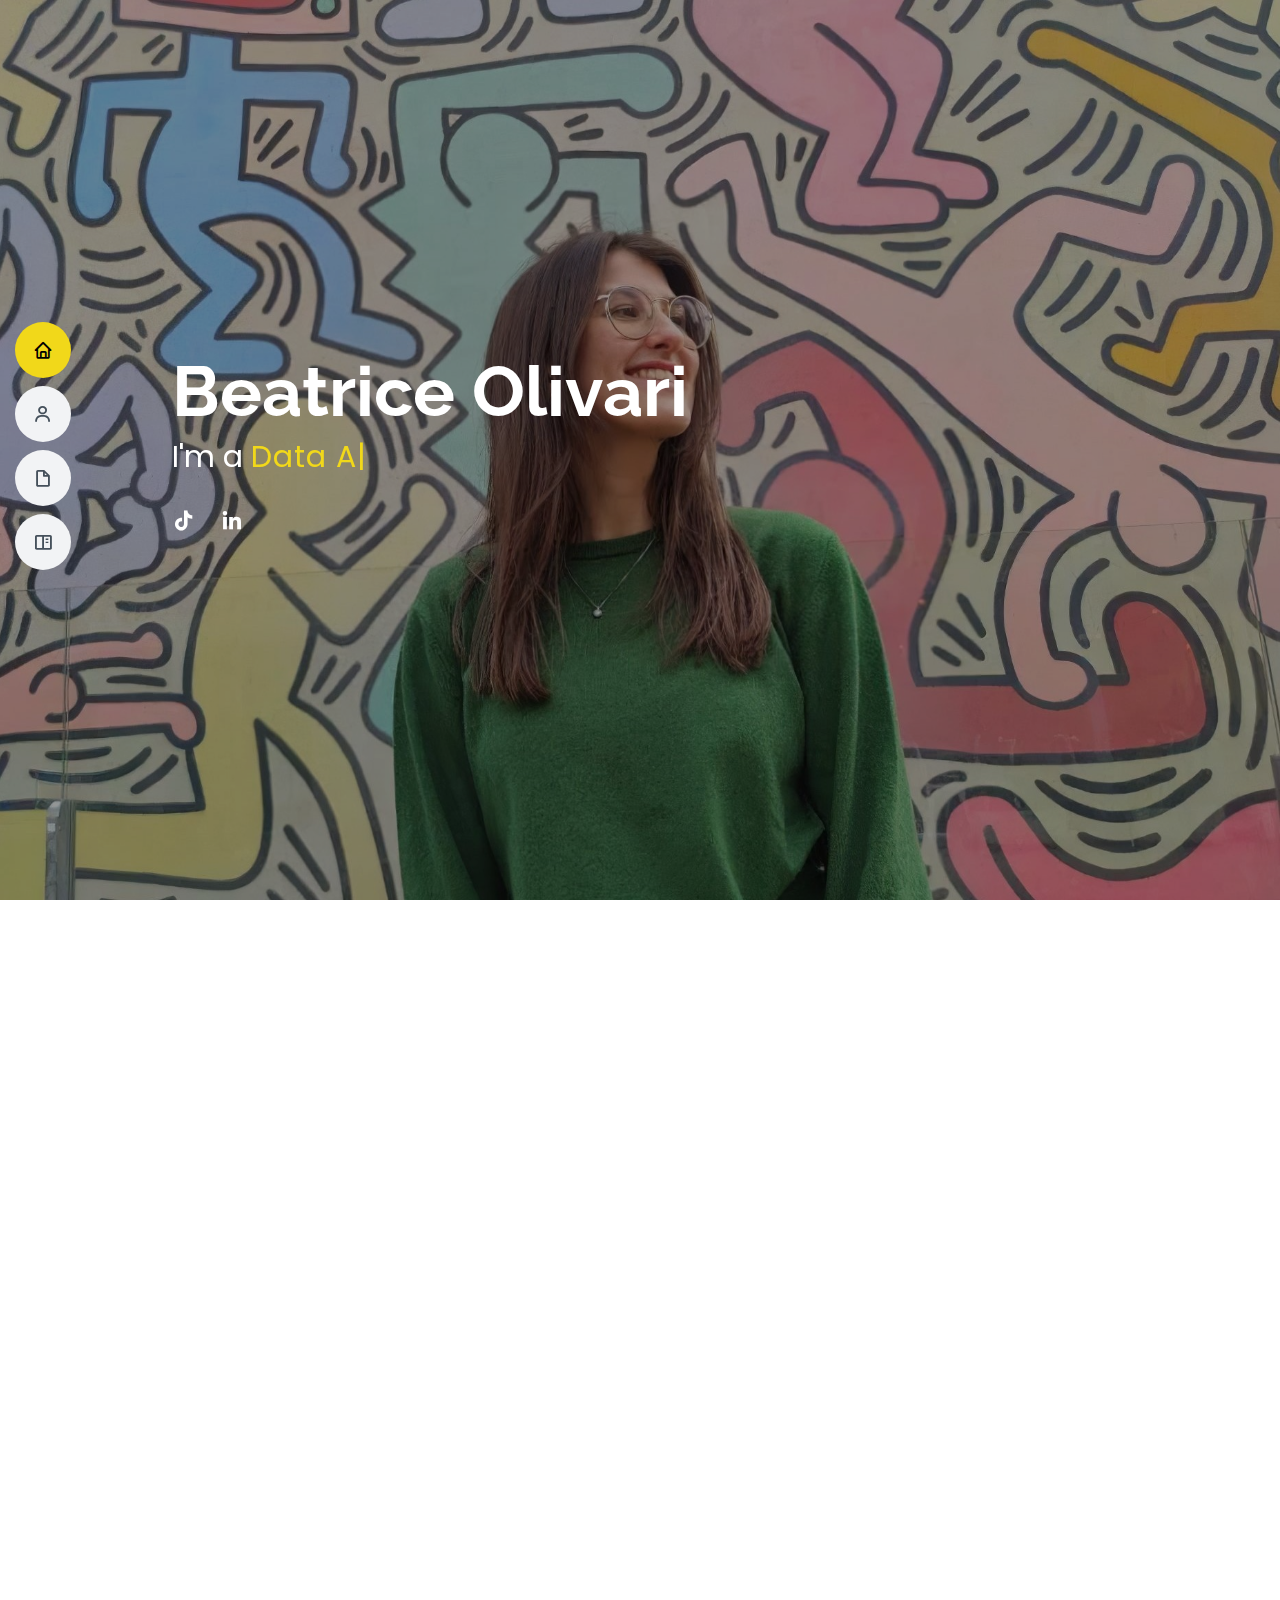
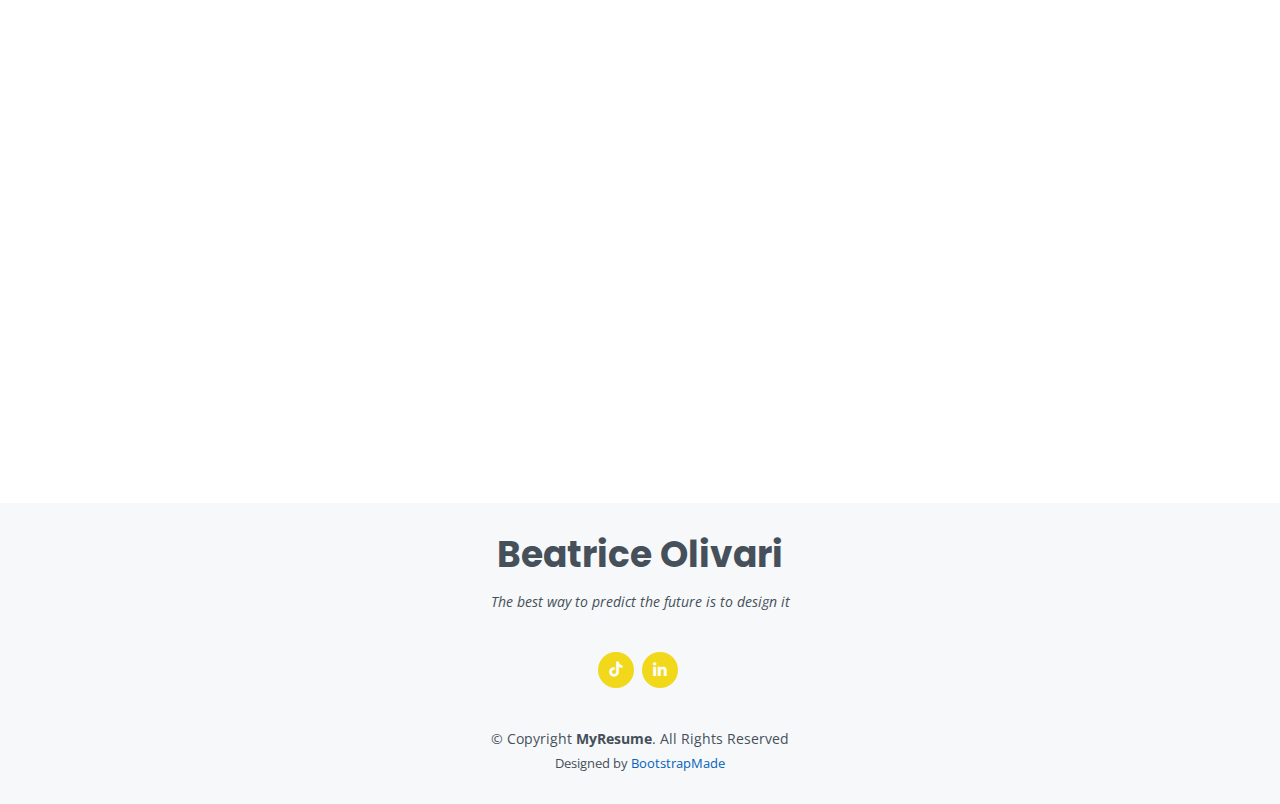
<file: index.html>
<!DOCTYPE html>
<html lang="en">

<head>
  <meta charset="utf-8">
  <meta content="width=device-width, initial-scale=1.0" name="viewport">

  <title>beatriceolivari</title>
  <meta content="" name="description">
  <meta content="" name="keywords">

  <!-- Favicons -->
  <link href="assets/img/favicon.png" rel="icon">
  <link href="assets/img/apple-touch-icon.png" rel="apple-touch-icon">

  <!-- Google Fonts -->
  <link href="https://fonts.googleapis.com/css?family=Open+Sans:300,300i,400,400i,600,600i,700,700i|Raleway:300,300i,400,400i,500,500i,600,600i,700,700i|Poppins:300,300i,400,400i,500,500i,600,600i,700,700i" rel="stylesheet">

  <!-- Vendor CSS Files -->
  <link href="assets/vendor/aos/aos.css" rel="stylesheet">
  <link href="assets/vendor/bootstrap/css/bootstrap.min.css" rel="stylesheet">
  <link href="assets/vendor/bootstrap-icons/bootstrap-icons.css" rel="stylesheet">
  <link href="assets/vendor/boxicons/css/boxicons.min.css" rel="stylesheet">
  <link href="assets/vendor/glightbox/css/glightbox.min.css" rel="stylesheet">
  <link href="assets/vendor/swiper/swiper-bundle.min.css" rel="stylesheet">

  <!-- Template Main CSS File -->
  <link href="assets/css/style.css" rel="stylesheet">

  <!-- =======================================================
  * Template Name: MyResume
  * Updated: Mar 10 2023 with Bootstrap v5.2.3
  * Template URL: https://bootstrapmade.com/free-html-bootstrap-template-my-resume/
  * Author: BootstrapMade.com
  * License: https://bootstrapmade.com/license/
  ======================================================== -->
</head>

<body>

  <!-- ======= Mobile nav toggle button ======= -->
  <!-- <button type="button" class="mobile-nav-toggle d-xl-none"><i class="bi bi-list mobile-nav-toggle"></i></button> -->
  <i class="bi bi-list mobile-nav-toggle d-lg-none"></i>
  <!-- ======= Header ======= -->
  <header id="header" class="d-flex flex-column justify-content-center">

    <nav id="navbar" class="navbar nav-menu">
      <ul>
        <li><a href="#hero" class="nav-link scrollto active"><i class="bx bx-home"></i> <span>Home</span></a></li>
        <li><a href="#about" class="nav-link scrollto"><i class="bx bx-user"></i> <span>In a nuthsell</span></a></li>
        <li><a href="#resume" class="nav-link scrollto"><i class="bx bx-file-blank"></i> <span>Resume</span></a></li>
        <li><a href="#portfolio" class="nav-link scrollto"><i class="bx bx-book-content"></i> <span>Portfolio</span></a></li>
      </ul>
    </nav><!-- .nav-menu -->

  </header><!-- End Header -->

  <!-- ======= Hero Section ======= -->
  <section id="hero" class="d-flex flex-column justify-content-center">
    <div class="container" data-aos="zoom-in" data-aos-delay="100">
      <h1>Beatrice Olivari</h1>
      <p>I'm a <span class="typed" data-typed-items="Data Analyst, Mathematician, Content Creator"></span></p>
      <div class="social-links">
        <a href="https://www.tiktok.com/@data.bea?_t=8c7zioJSSPD&_r=1" class="tiktok"><i class="bx bxl-tiktok"></i></a>
        <a href="https://www.linkedin.com/in/beatrice-olivari/" class="linkedin"><i class="bx bxl-linkedin"></i></a>
      </div>
    </div>
  </section><!-- End Hero -->

  <main id="main">

    <!-- ======= About Section ======= -->
    <section id="about" class="about">
      <div class="container" data-aos="fade-up">

        <div class="section-title">
          <h2>In a nutshell</h2>
          <p>
            My mindset is a <strong>combination of analytical thinking and creativity</strong>:
            my mathematical side is constantly seeking to <strong>identify the most logical path </strong>
            while my creativity allows me to approach challenges from multiple perspectives and <strong>find innovative solutions</strong>.
            I was very lucky to join international experiences that led me to improve my <strong>communication skills</strong>
            and I thrive in collaborative settings that require <strong>adaptability and a willingness to learn.</strong>
          </p>
        </div>

        <div class="row">
          <div class="col-lg-4">
            <img src="assets/img/profile-img.jpg" class="img-fluid" alt="">
          </div>
          <div class="col-lg-8 pt-4 pt-lg-0 content">
            <h3>About me</h3>
            <div class="row">
              <div class="col-lg-6">
                <ul>
                  <li><i class="bi bi-chevron-right"></i> <strong>City:</strong> <span>Brescia, Italy</span></li>
                  <li><i class="bi bi-chevron-right"></i> <strong>Age:</strong> <span>27</span></li>
                  <li><i class="bi bi-chevron-right"></i> <strong>Bachelor's Degree:</strong> <span>Mathematics</span></li>
                  <li><i class="bi bi-chevron-right"></i> <strong>Master's Degree:</strong> <span>Data Science</span></li>
                  <li><i class="bi bi-chevron-right"></i> <strong>Email Address:</strong> <span>olivari.beatrice6@gmail.com</span></li>
                </ul>
              </div>
            </div>
            <h3>Technologies</h3>
            <p>
              <strong>PROGRAMMING:</strong> Python | R | JavaScript | HTML | CSS
            </p>
            <p>
              <strong>DATA ANALYSIS:</strong> PostgreSQL | PowerBI | Nifi |  QGis | (Geo)Pandas | Tableau | Scikit-learn |  Excel
            </p>
            <p>
              <strong>OTHER TOOLS:</strong> Data Catalog | GeoServer 
            </p>
          </div>
        </div>

      </div>
    </section><!-- End About Section -->

    <!-- ======= Skills Section 
    <section id="skills" class="skills section-bg">
      <div class="container" data-aos="fade-up">

        <div class="section-title">
          <h2>Skills</h2>
          <p>Magnam dolores commodi suscipit. Necessitatibus eius consequatur ex aliquid fuga eum quidem. Sit sint consectetur velit. Quisquam quos quisquam cupiditate. Et nemo qui impedit suscipit alias ea. Quia fugiat sit in iste officiis commodi quidem hic quas.</p>
        </div>

        <div class="row skills-content">

          <div class="col-lg-6">

            <div class="progress">
              <span class="skill">Python <i class="val">100%</i></span>
              <div class="progress-bar-wrap">
                <div class="progress-bar" role="progressbar" aria-valuenow="100" aria-valuemin="0" aria-valuemax="100"></div>
              </div>
            </div>

            <div class="progress">
              <span class="skill">PowerBI <i class="val">90%</i></span>
              <div class="progress-bar-wrap">
                <div class="progress-bar" role="progressbar" aria-valuenow="90" aria-valuemin="0" aria-valuemax="100"></div>
              </div>
            </div>

            <div class="progress">
              <span class="skill">HTML, JavaScript, CSS <i class="val">75%</i></span>
              <div class="progress-bar-wrap">
                <div class="progress-bar" role="progressbar" aria-valuenow="75" aria-valuemin="0" aria-valuemax="100"></div>
              </div>
            </div>

          </div>

          <div class="col-lg-6">

            <div class="progress">
              <span class="skill">PostgreSQL <i class="val">80%</i></span>
              <div class="progress-bar-wrap">
                <div class="progress-bar" role="progressbar" aria-valuenow="80" aria-valuemin="0" aria-valuemax="100"></div>
              </div>
            </div>

            <div class="progress">
              <span class="skill">Nifi <i class="val">90%</i></span>
              <div class="progress-bar-wrap">
                <div class="progress-bar" role="progressbar" aria-valuenow="90" aria-valuemin="0" aria-valuemax="100"></div>
              </div>
            </div>

            <div class="progress">
              <span class="skill">R <i class="val">55%</i></span>
              <div class="progress-bar-wrap">
                <div class="progress-bar" role="progressbar" aria-valuenow="55" aria-valuemin="0" aria-valuemax="100"></div>
              </div>
            </div>

          </div>

        </div>

      </div>
    </section> ======= -->
    <!-- End Skills Section -->


    <!-- ======= Resume Section ======= -->
    <section id="resume" class="resume">
      <div class="container" data-aos="fade-up">

        <div class="section-title">
          <h2>Resume</h2>
        </div>

        <div class="row">
          <div class="col-lg-6">
            <!--<h3 class="resume-title">Summary</h3>
            <div class="resume-item pb-0">
              <h4>Beatrice Olivari</h4>
              <p><em>Innovative and deadline-driven Graphic Designer with 3+ years of experience designing and developing user-centered digital/print marketing material from initial concept to final, polished deliverable.</em></p>
              <ul>
                <li>Portland par 127,Orlando, FL</li>
                <li>(123) 456-7891</li>
                <li>alice.barkley@example.com</li>
              </ul>
            </div>-->

            <h3 class="resume-title">Education</h3>
            <div class="resume-item">
              <h4>Master's Double Degree in Data Science</h4>
              <h5>2019 - 2021</h5>
              <p><em>Universidad Politecnica de Madrid, Spain &amp; Università di Trento, Italy </em></p>
              <p>
                <ul>
                  <li>Main subjects: Statistics, Data Viz, Machine Learning, Deep Learning, Big Data</li>
                  <li>Main coding languages: R, Python</li>
                </ul>
              </p>
              </p>
            </div>
            <div class="resume-item">
              <h4>Bachelor of Science in Mathematics</h4>
              <h5>2016 - 2019</h5>
              <p><em>Università Cattolica del Sacro Cuore, Italy</em></p>
              <p>
                <ul>
                  <li>Main subjects: Algebra, Geometry, Numerical analysis, Physics, IT.</li>
                  <li>Main coding languages: R, Python, Java, C</li>
                </ul>
              </p>
            </div>
            <div class="resume-item">
              <h4>Minor in Innvoation &amp; Enterpreneurship</h4>
              <h5>2019 - 2021</h5>
              <p><em>EIT Digital </em></p>
              <p>
                <ul>
                  <li>Topics: technology-based entrepreneurship, marketing and markets, project management, products and process development and human resource development</li>
                  <li>4 month supervised business analysis for the start-up EZY-CRD-GO</li>
                </ul>
              </p>
            </div>
          </div>
          <div class="col-lg-6">
            <h3 class="resume-title">Professional Experience</h3>
            <div class="resume-item">
              <h4>Data Analyst and Data Engineer</h4>
              <h5>September 2021 - Present</h5>
              <p><em>DedaNext</em></p>
              <ul>
                <li><strong>Data analysis</strong>: 
                  <ul>
                    <li>Creating dashboard and interactive maps with HTML and JavaScript</li>
                    <li>Performing BI analysis for my team using PowerBI.</li>
                  </ul>
                </li>
                <li><strong>Data Engineer</strong>: 
                  <ul>
                    <li>Building of ETL processes with Apache Nifi</li>
                    <li>Integrating data into databases with PostgreSQL</li>
                  </ul>
                  <li><strong>Soft skills</strong>: 
                    <ul>
                      <li>Presenting demos of the projects to clients, partners and conferences</li>
                      <li>Writing EU calls for projects</li>
                    </ul>
              </ul>
            </div>
            <div class="resume-item">
              <h4>Internship on Data Analysis for Urban Mobility </h4>
              <h5>Spring 2021</h5>
              <p><em>DedaNext</em></p>
              <p>During my internship I developed two solutions for the city of Ferrara (Italy):</p>
              <ul>
                <li><strong>Prediction of the number of buses passengers</strong>: I developed an algorithm based on statistical and machine learning methods that exploits buses historical data to estimate the number of passangers on a specific time and bus line</li>
                <li><strong>15-min City Proximity Index</strong>: I developed an algorithm to measure the proximity of services in different areas of a territory. The interactive map is available
                  <a href="https://www.dedanext.it/topic-citta-15-minuti/">here</a>
                </li>
              </ul>
            </div>
          </div>
        </div>

      </div>
    </section><!-- End Resume Section -->

    <!-- ======= Portfolio Section ======= -->
    <section id="portfolio" class="portfolio section-bg">
      <div class="container" data-aos="fade-up">

        <div class="section-title">
          <h2>Portfolio</h2>
        </div>

        <div class="row">
          <div class="col-lg-12 d-flex justify-content-center" data-aos="fade-up" data-aos-delay="100">
            <ul id="portfolio-flters">
              <li data-filter="*" class="filter-active">All</li>
              <li data-filter=".filter-data">Data Analysis</li>
              <li data-filter=".filter-contents">Content Creation</li>
            </ul>
          </div>
        </div>

        <div class="row portfolio-container" data-aos="fade-up" data-aos-delay="200">

          <div class="col-lg-4 col-md-6 portfolio-item filter-data">
            <div class="portfolio-wrap">
              <img src="assets/img/portfolio/maps.avif" class="img-fluid" alt="">
              <div class="portfolio-info">
                <h4>Measuring the proximity of services in Italy</h4>
                <p>Data Analysis</p>
                <div class="portfolio-links">
                  <!--<a href="assets/img/portfolio/portfolio-1.jpg" data-gallery="portfolioGallery" class="portfolio-lightbox" title="Proximity Index"><i class="bx bx-plus"></i></a>-->
                  <a href="details-city15.html" class="portfolio-details-lightbox" data-glightbox="type: external" title="Portfolio Details"><i class="bx bx-plus"></i></a>
                </div>
              </div>
            </div>
          </div>

          <div class="col-lg-4 col-md-6 portfolio-item filter-data">
            <div class="portfolio-wrap">
              <img src="assets/img/portfolio/graph.avif" class="img-fluid" alt="">
              <div class="portfolio-info">
                <h4>Tableau dashboard: Airbnb in Madrid</h4>
                <p>Data Analysis</p>
                <div class="portfolio-links">
                  <!--<a href="assets/img/portfolio/portfolio-1.jpg" data-gallery="portfolioGallery" class="portfolio-lightbox" title="Proximity Index"><i class="bx bx-plus"></i></a>-->
                  <a href="details-tableau.html" class="portfolio-details-lightbox" data-glightbox="type: external" title="Portfolio Details"><i class="bx bx-plus"></i></a>
                </div>
              </div>
            </div>
          </div>

          <div class="col-lg-4 col-md-6 portfolio-item filter-contents">
            <div class="portfolio-wrap">
              <img src="assets/img/portfolio/tiktok.avif" class="img-fluid" alt="">
              <div class="portfolio-info">
                <h4>DataBea: my tiktok page</h4>
                <p>Content Creation</p>
                <div class="portfolio-links">
                  <!--<a href="assets/img/portfolio/portfolio-2.jpg" data-gallery="portfolioGallery" class="portfolio-lightbox" title="DataPizza"><i class="bx bx-plus"></i></a>-->
                  <a href="details-tiktok.html" class="portfolio-details-lightbox" data-glightbox="type: external" title="Portfolio Details"><i class="bx bx-plus"></i></a>
                </div>
              </div>
            </div>
          </div>

          <div class="col-lg-4 col-md-6 portfolio-item filter-contents">
            <div class="portfolio-wrap">
              <img src="assets/img/portfolio/insta.avif" class="img-fluid" alt="">
              <div class="portfolio-info">
                <h4>Datapizza: instagram reels about AI</h4>
                <p>Content Creation</p>
                <div class="portfolio-links">
                  <!--<a href="assets/img/portfolio/portfolio-2.jpg" data-gallery="portfolioGallery" class="portfolio-lightbox" title="DataPizza"><i class="bx bx-plus"></i></a>-->
                  <a href="details-insta.html" class="portfolio-details-lightbox" data-glightbox="type: external" title="Portfolio Details"><i class="bx bx-plus"></i></a>
                </div>
              </div>
            </div>
          </div>
        </div>

      </div>
    </section><!-- End Portfolio Section -->


    <!-- ======= Contact Section ======= -->
    <!--<section id="contact" class="contact">
    <section id="contact" class="contact">
      <div class="container" data-aos="fade-up">

        <div class="section-title">
          <h2>Contact</h2>
        </div>

        <div class="row mt-1">

          <div class="col-lg-4">
            <div class="info">
              <div class="address">
                <i class="bi bi-geo-alt"></i>
                <h4>Location:</h4>
                <p>Brescia, Italy</p>
              </div>

              <div class="email">
                <i class="bi bi-envelope"></i>
                <h4>Email:</h4>
                <p>olivari.beatrice6@gmail.com</p>
              </div>

              <div class="phone">
                <i class="bi bi-phone"></i>
                <h4>Call:</h4>
                <p>+1 5589 55488 55s</p>
              </div> 

            </div>

          </div>

          <div class="col-lg-8 mt-5 mt-lg-0">

            <form action="forms/contact.php" method="post" role="form" class="php-email-form">
              <div class="row">
                <div class="col-md-6 form-group">
                  <input type="text" name="name" class="form-control" id="name" placeholder="Your Name" required>
                </div>
                <div class="col-md-6 form-group mt-3 mt-md-0">
                  <input type="email" class="form-control" name="email" id="email" placeholder="Your Email" required>
                </div>
              </div>
              <div class="form-group mt-3">
                <input type="text" class="form-control" name="subject" id="subject" placeholder="Subject" required>
              </div>
              <div class="form-group mt-3">
                <textarea class="form-control" name="message" rows="5" placeholder="Message" required></textarea>
              </div>
              <div class="my-3">
                <div class="loading">Loading</div>
                <div class="error-message"></div>
                <div class="sent-message">Your message has been sent. Thank you!</div>
              </div>
              <div class="text-center"><button type="submit">Send Message</button></div>
            </form>

          </div>

        </div>

      </div>
    </section> --> <!-- End Contact Section -->

  </main><!-- End #main -->

  <!-- ======= Footer ======= -->
  <footer id="footer">
    <div class="container">
      <h3>Beatrice Olivari</h3>
        <p>The best way to predict the future is to design it</p>
      <div class="social-links">
        <a href="https://www.tiktok.com/@data.bea?_t=8c7zioJSSPD&_r=1" class="tiktok"><i class="bx bxl-tiktok"></i></a>
        <a href="https://www.linkedin.com/in/beatrice-olivari/" class="linkedin"><i class="bx bxl-linkedin"></i></a>
      </div>
      <div class="copyright">
        &copy; Copyright <strong><span>MyResume</span></strong>. All Rights Reserved
      </div>
      <div class="credits">
        <!-- All the links in the footer should remain intact. -->
        <!-- You can delete the links only if you purchased the pro version. -->
        <!-- Licensing information: [license-url] -->
        <!-- Purchase the pro version with working PHP/AJAX contact form: https://bootstrapmade.com/free-html-bootstrap-template-my-resume/ -->
        Designed by <a href="https://bootstrapmade.com/">BootstrapMade</a>
      </div>
    </div>
  </footer><!-- End Footer -->

  <div id="preloader"></div>
  <a href="#" class="back-to-top d-flex align-items-center justify-content-center"><i class="bi bi-arrow-up-short"></i></a>

  <!-- Vendor JS Files -->
  <script src="assets/vendor/purecounter/purecounter_vanilla.js"></script>
  <script src="assets/vendor/aos/aos.js"></script>
  <script src="assets/vendor/bootstrap/js/bootstrap.bundle.min.js"></script>
  <script src="assets/vendor/glightbox/js/glightbox.min.js"></script>
  <script src="assets/vendor/isotope-layout/isotope.pkgd.min.js"></script>
  <script src="assets/vendor/swiper/swiper-bundle.min.js"></script>
  <script src="assets/vendor/typed.js/typed.min.js"></script>
  <script src="assets/vendor/waypoints/noframework.waypoints.js"></script>
  <script src="assets/vendor/php-email-form/validate.js"></script>

  <!-- Template Main JS File -->
  <script src="assets/js/main.js"></script>

</body>

</html>
</file>
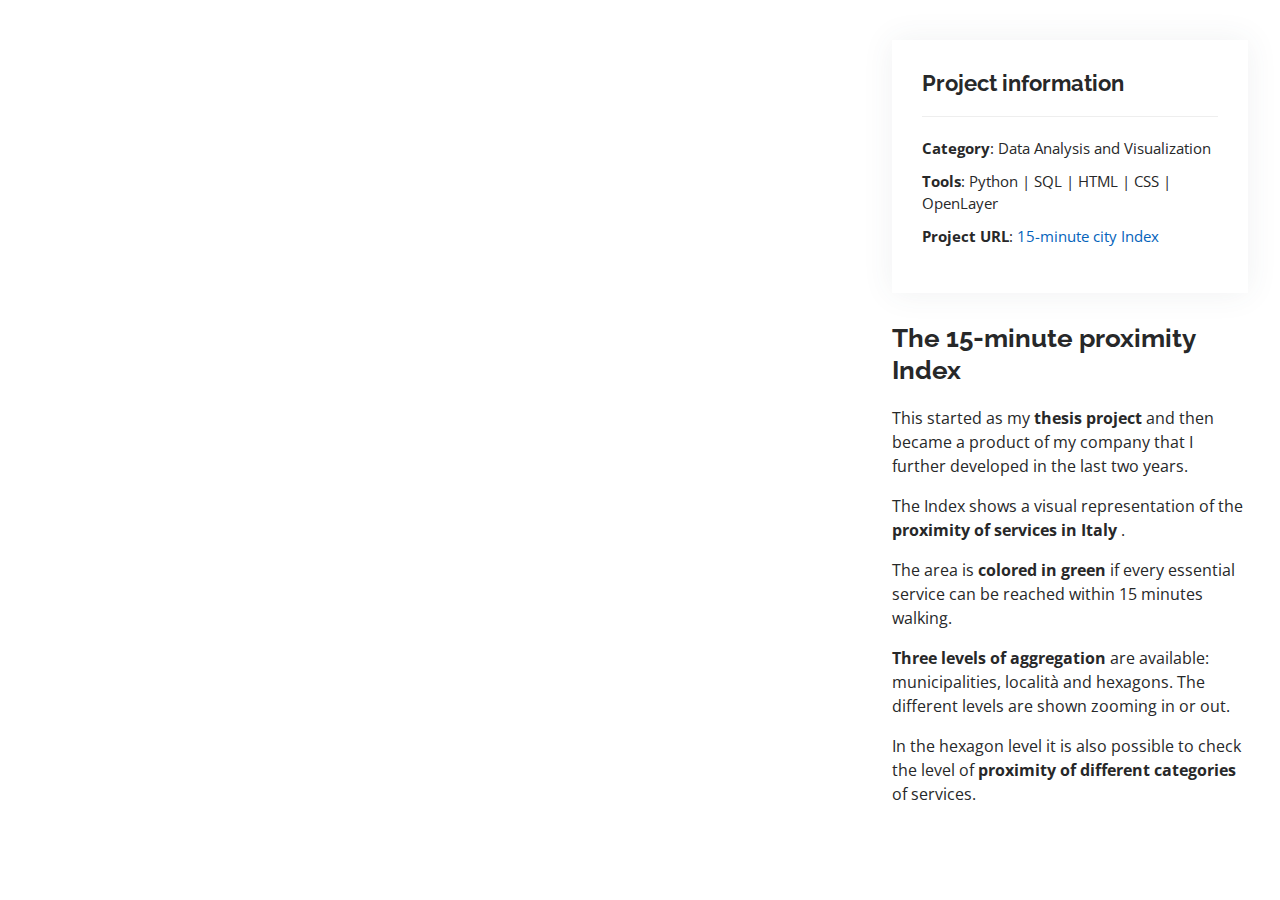
<file: details-city15.html>
<!DOCTYPE html>
<html lang="en">

<head>
  <meta charset="utf-8">
  <meta content="width=device-width, initial-scale=1.0" name="viewport">

  <title>Portfolio Details - Personal Bootstrap Template</title>
  <meta content="" name="description">
  <meta content="" name="keywords">

  <!-- Favicons -->
  <link href="assets/img/favicon.png" rel="icon">
  <link href="assets/img/apple-touch-icon.png" rel="apple-touch-icon">

  <!-- Google Fonts -->
  <link href="https://fonts.googleapis.com/css?family=Open+Sans:300,300i,400,400i,600,600i,700,700i|Raleway:300,300i,400,400i,500,500i,600,600i,700,700i|Poppins:300,300i,400,400i,500,500i,600,600i,700,700i" rel="stylesheet">

  <!-- Vendor CSS Files -->
  <link href="assets/vendor/aos/aos.css" rel="stylesheet">
  <link href="assets/vendor/bootstrap/css/bootstrap.min.css" rel="stylesheet">
  <link href="assets/vendor/bootstrap-icons/bootstrap-icons.css" rel="stylesheet">
  <link href="assets/vendor/boxicons/css/boxicons.min.css" rel="stylesheet">
  <link href="assets/vendor/glightbox/css/glightbox.min.css" rel="stylesheet">
  <link href="assets/vendor/swiper/swiper-bundle.min.css" rel="stylesheet">

  <!-- Template Main CSS File -->
  <link href="assets/css/style.css" rel="stylesheet">

  <!-- =======================================================
  * Template Name: MyResume
  * Updated: Mar 10 2023 with Bootstrap v5.2.3
  * Template URL: https://bootstrapmade.com/free-html-bootstrap-template-my-resume/
  * Author: BootstrapMade.com
  * License: https://bootstrapmade.com/license/
  ======================================================== -->
</head>

<body>

  <main id="main">

    <!-- ======= Portfolio Details Section ======= -->
    <section id="portfolio-details" class="portfolio-details">
      <div class="container">
        <div class="row gy-4">
          <div class="col-lg-8">
            <div class="elementor-widget-container">
              <iframe id="map" class="map" src="https://labora.dedagroup.it/cityanalytics/city15min/italia_nozoom.html" width="570" height="400"></iframe>
            </div>
          </div>
                  
          <div class="col-lg-4">
            <div class="portfolio-info">
              <h3>Project information</h3>
              <ul>
                <li><strong>Category</strong>: Data Analysis and Visualization</li>
                <li><strong>Tools</strong>: Python | SQL | HTML | CSS | OpenLayer</li>
                <li><strong>Project URL</strong>: <a href="https://www.dedanext.it/topic-citta-15-minuti/">15-minute city Index</a></li>
              </ul>
            </div>
            <div class="portfolio-description">
              <h2>The 15-minute proximity Index</h2>
              <p>This started as my <strong>thesis project</strong> and then became a product of my company that I further developed in the last two years.</p>
              <p>The Index shows a visual representation of the <strong>proximity of services in Italy</strong> . </p>
              <p>The area is <strong>colored in green</strong> if every essential service can be reached within 15 minutes walking.</p>
              <p><strong>Three levels of aggregation</strong> are available: municipalities, località and hexagons. The different levels are shown zooming in or out.</p>
              <p>In the hexagon level it is also possible to check the level of <strong>proximity of different categories</strong>  of services.</p>
            </div>
          </div>

        </div>

      </div>
    </section><!-- End Portfolio Details Section -->

  </main><!-- End #main -->

  <div id="preloader"></div>
  <a href="#" class="back-to-top d-flex align-items-center justify-content-center"><i class="bi bi-arrow-up-short"></i></a>

  <!-- Vendor JS Files -->
  <script src="assets/vendor/purecounter/purecounter_vanilla.js"></script>
  <script src="assets/vendor/aos/aos.js"></script>
  <script src="assets/vendor/bootstrap/js/bootstrap.bundle.min.js"></script>
  <script src="assets/vendor/glightbox/js/glightbox.min.js"></script>
  <script src="assets/vendor/isotope-layout/isotope.pkgd.min.js"></script>
  <script src="assets/vendor/swiper/swiper-bundle.min.js"></script>
  <script src="assets/vendor/typed.js/typed.min.js"></script>
  <script src="assets/vendor/waypoints/noframework.waypoints.js"></script>
  <script src="assets/vendor/php-email-form/validate.js"></script>

  <!-- Template Main JS File -->
  <script src="assets/js/main.js"></script>

</body>

</html>
</file>
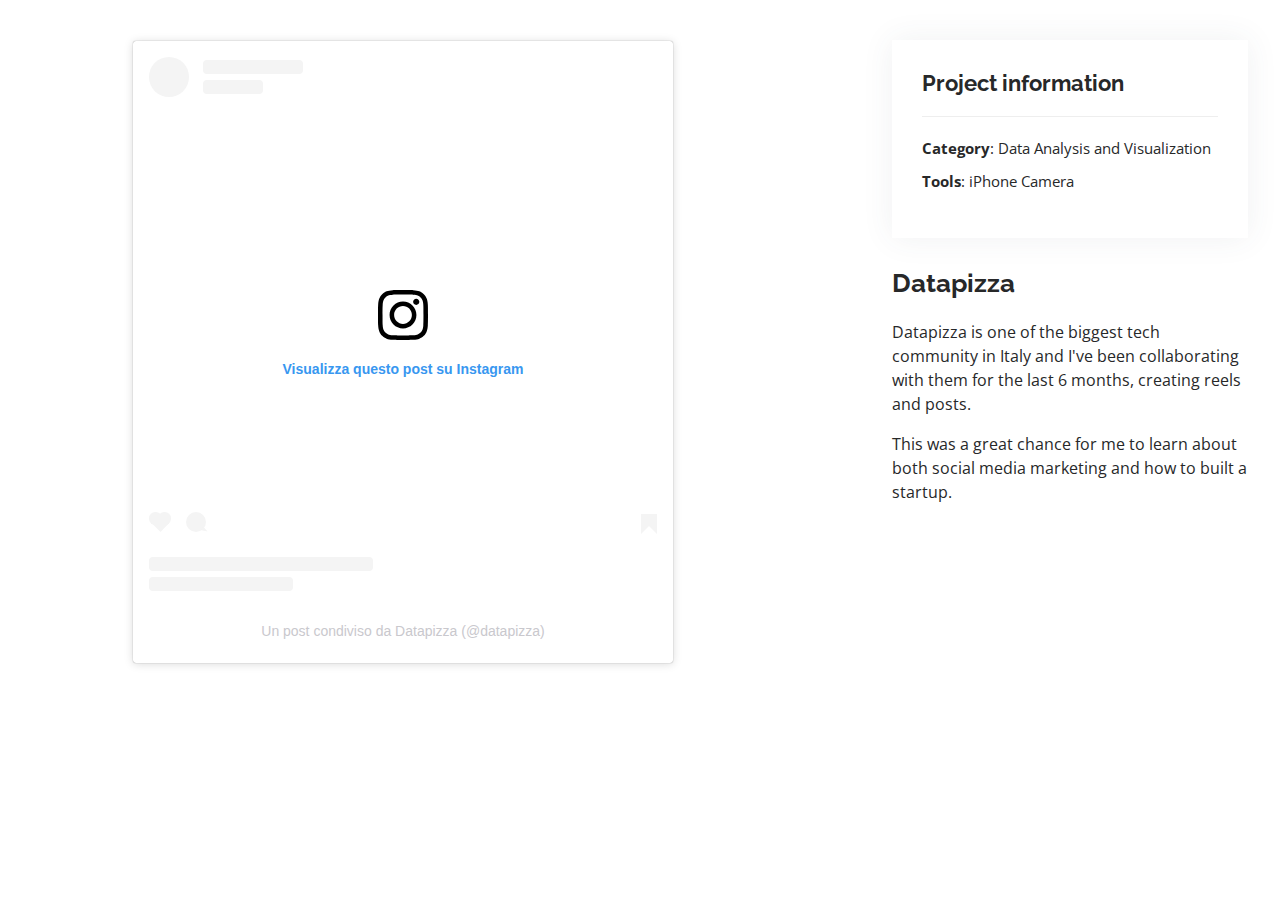
<file: details-insta.html>
<!DOCTYPE html>
<html lang="en">

<head>
  <meta charset="utf-8">
  <meta content="width=device-width, initial-scale=1.0" name="viewport">

  <title>Portfolio Details - Personal Bootstrap Template</title>
  <meta content="" name="description">
  <meta content="" name="keywords">

  <!-- Favicons -->
  <link href="assets/img/favicon.png" rel="icon">
  <link href="assets/img/apple-touch-icon.png" rel="apple-touch-icon">

  <!-- Google Fonts -->
  <link href="https://fonts.googleapis.com/css?family=Open+Sans:300,300i,400,400i,600,600i,700,700i|Raleway:300,300i,400,400i,500,500i,600,600i,700,700i|Poppins:300,300i,400,400i,500,500i,600,600i,700,700i" rel="stylesheet">

  <!-- Vendor CSS Files -->
  <link href="assets/vendor/aos/aos.css" rel="stylesheet">
  <link href="assets/vendor/bootstrap/css/bootstrap.min.css" rel="stylesheet">
  <link href="assets/vendor/bootstrap-icons/bootstrap-icons.css" rel="stylesheet">
  <link href="assets/vendor/boxicons/css/boxicons.min.css" rel="stylesheet">
  <link href="assets/vendor/glightbox/css/glightbox.min.css" rel="stylesheet">
  <link href="assets/vendor/swiper/swiper-bundle.min.css" rel="stylesheet">

  <!-- Template Main CSS File -->
  <link href="assets/css/style.css" rel="stylesheet">

  <!-- =======================================================
  * Template Name: MyResume
  * Updated: Mar 10 2023 with Bootstrap v5.2.3
  * Template URL: https://bootstrapmade.com/free-html-bootstrap-template-my-resume/
  * Author: BootstrapMade.com
  * License: https://bootstrapmade.com/license/
  ======================================================== -->
</head>

<body>

  <main id="main">

    <!-- ======= Portfolio Details Section ======= -->
    <section id="portfolio-details" class="portfolio-details">
      <div class="container">
        <div class="row gy-4">        
          <div class="col-lg-8">
            <blockquote class="instagram-media" data-instgrm-captioned data-instgrm-permalink="https://www.instagram.com/reel/CsYWMqjoWPP/?utm_source=ig_embed&amp;utm_campaign=loading" data-instgrm-version="14" style=" background:#FFF; border:0; border-radius:3px; box-shadow:0 0 1px 0 rgba(0,0,0,0.5),0 1px 10px 0 rgba(0,0,0,0.15); margin: 1px; max-width:540px; min-width:326px; padding:0; width:99.375%; width:-webkit-calc(100% - 2px); width:calc(100% - 2px);"><div style="padding:16px;"> <a href="https://www.instagram.com/reel/CsYWMqjoWPP/?utm_source=ig_embed&amp;utm_campaign=loading" style=" background:#FFFFFF; line-height:0; padding:0 0; text-align:center; text-decoration:none; width:100%;" target="_blank"> <div style=" display: flex; flex-direction: row; align-items: center;"> <div style="background-color: #F4F4F4; border-radius: 50%; flex-grow: 0; height: 40px; margin-right: 14px; width: 40px;"></div> <div style="display: flex; flex-direction: column; flex-grow: 1; justify-content: center;"> <div style=" background-color: #F4F4F4; border-radius: 4px; flex-grow: 0; height: 14px; margin-bottom: 6px; width: 100px;"></div> <div style=" background-color: #F4F4F4; border-radius: 4px; flex-grow: 0; height: 14px; width: 60px;"></div></div></div><div style="padding: 19% 0;"></div> <div style="display:block; height:50px; margin:0 auto 12px; width:50px;"><svg width="50px" height="50px" viewBox="0 0 60 60" version="1.1" xmlns="https://www.w3.org/2000/svg" xmlns:xlink="https://www.w3.org/1999/xlink"><g stroke="none" stroke-width="1" fill="none" fill-rule="evenodd"><g transform="translate(-511.000000, -20.000000)" fill="#000000"><g><path d="M556.869,30.41 C554.814,30.41 553.148,32.076 553.148,34.131 C553.148,36.186 554.814,37.852 556.869,37.852 C558.924,37.852 560.59,36.186 560.59,34.131 C560.59,32.076 558.924,30.41 556.869,30.41 M541,60.657 C535.114,60.657 530.342,55.887 530.342,50 C530.342,44.114 535.114,39.342 541,39.342 C546.887,39.342 551.658,44.114 551.658,50 C551.658,55.887 546.887,60.657 541,60.657 M541,33.886 C532.1,33.886 524.886,41.1 524.886,50 C524.886,58.899 532.1,66.113 541,66.113 C549.9,66.113 557.115,58.899 557.115,50 C557.115,41.1 549.9,33.886 541,33.886 M565.378,62.101 C565.244,65.022 564.756,66.606 564.346,67.663 C563.803,69.06 563.154,70.057 562.106,71.106 C561.058,72.155 560.06,72.803 558.662,73.347 C557.607,73.757 556.021,74.244 553.102,74.378 C549.944,74.521 548.997,74.552 541,74.552 C533.003,74.552 532.056,74.521 528.898,74.378 C525.979,74.244 524.393,73.757 523.338,73.347 C521.94,72.803 520.942,72.155 519.894,71.106 C518.846,70.057 518.197,69.06 517.654,67.663 C517.244,66.606 516.755,65.022 516.623,62.101 C516.479,58.943 516.448,57.996 516.448,50 C516.448,42.003 516.479,41.056 516.623,37.899 C516.755,34.978 517.244,33.391 517.654,32.338 C518.197,30.938 518.846,29.942 519.894,28.894 C520.942,27.846 521.94,27.196 523.338,26.654 C524.393,26.244 525.979,25.756 528.898,25.623 C532.057,25.479 533.004,25.448 541,25.448 C548.997,25.448 549.943,25.479 553.102,25.623 C556.021,25.756 557.607,26.244 558.662,26.654 C560.06,27.196 561.058,27.846 562.106,28.894 C563.154,29.942 563.803,30.938 564.346,32.338 C564.756,33.391 565.244,34.978 565.378,37.899 C565.522,41.056 565.552,42.003 565.552,50 C565.552,57.996 565.522,58.943 565.378,62.101 M570.82,37.631 C570.674,34.438 570.167,32.258 569.425,30.349 C568.659,28.377 567.633,26.702 565.965,25.035 C564.297,23.368 562.623,22.342 560.652,21.575 C558.743,20.834 556.562,20.326 553.369,20.18 C550.169,20.033 549.148,20 541,20 C532.853,20 531.831,20.033 528.631,20.18 C525.438,20.326 523.257,20.834 521.349,21.575 C519.376,22.342 517.703,23.368 516.035,25.035 C514.368,26.702 513.342,28.377 512.574,30.349 C511.834,32.258 511.326,34.438 511.181,37.631 C511.035,40.831 511,41.851 511,50 C511,58.147 511.035,59.17 511.181,62.369 C511.326,65.562 511.834,67.743 512.574,69.651 C513.342,71.625 514.368,73.296 516.035,74.965 C517.703,76.634 519.376,77.658 521.349,78.425 C523.257,79.167 525.438,79.673 528.631,79.82 C531.831,79.965 532.853,80.001 541,80.001 C549.148,80.001 550.169,79.965 553.369,79.82 C556.562,79.673 558.743,79.167 560.652,78.425 C562.623,77.658 564.297,76.634 565.965,74.965 C567.633,73.296 568.659,71.625 569.425,69.651 C570.167,67.743 570.674,65.562 570.82,62.369 C570.966,59.17 571,58.147 571,50 C571,41.851 570.966,40.831 570.82,37.631"></path></g></g></g></svg></div><div style="padding-top: 8px;"> <div style=" color:#3897f0; font-family:Arial,sans-serif; font-size:14px; font-style:normal; font-weight:550; line-height:18px;">Visualizza questo post su Instagram</div></div><div style="padding: 12.5% 0;"></div> <div style="display: flex; flex-direction: row; margin-bottom: 14px; align-items: center;"><div> <div style="background-color: #F4F4F4; border-radius: 50%; height: 12.5px; width: 12.5px; transform: translateX(0px) translateY(7px);"></div> <div style="background-color: #F4F4F4; height: 12.5px; transform: rotate(-45deg) translateX(3px) translateY(1px); width: 12.5px; flex-grow: 0; margin-right: 14px; margin-left: 2px;"></div> <div style="background-color: #F4F4F4; border-radius: 50%; height: 12.5px; width: 12.5px; transform: translateX(9px) translateY(-18px);"></div></div><div style="margin-left: 8px;"> <div style=" background-color: #F4F4F4; border-radius: 50%; flex-grow: 0; height: 20px; width: 20px;"></div> <div style=" width: 0; height: 0; border-top: 2px solid transparent; border-left: 6px solid #f4f4f4; border-bottom: 2px solid transparent; transform: translateX(16px) translateY(-4px) rotate(30deg)"></div></div><div style="margin-left: auto;"> <div style=" width: 0px; border-top: 8px solid #F4F4F4; border-right: 8px solid transparent; transform: translateY(16px);"></div> <div style=" background-color: #F4F4F4; flex-grow: 0; height: 12px; width: 16px; transform: translateY(-4px);"></div> <div style=" width: 0; height: 0; border-top: 8px solid #F4F4F4; border-left: 8px solid transparent; transform: translateY(-4px) translateX(8px);"></div></div></div> <div style="display: flex; flex-direction: column; flex-grow: 1; justify-content: center; margin-bottom: 24px;"> <div style=" background-color: #F4F4F4; border-radius: 4px; flex-grow: 0; height: 14px; margin-bottom: 6px; width: 224px;"></div> <div style=" background-color: #F4F4F4; border-radius: 4px; flex-grow: 0; height: 14px; width: 144px;"></div></div></a><p style=" color:#c9c8cd; font-family:Arial,sans-serif; font-size:14px; line-height:17px; margin-bottom:0; margin-top:8px; overflow:hidden; padding:8px 0 7px; text-align:center; text-overflow:ellipsis; white-space:nowrap;"><a href="https://www.instagram.com/reel/CsYWMqjoWPP/?utm_source=ig_embed&amp;utm_campaign=loading" style=" color:#c9c8cd; font-family:Arial,sans-serif; font-size:14px; font-style:normal; font-weight:normal; line-height:17px; text-decoration:none;" target="_blank">Un post condiviso da Datapizza (@datapizza)</a></p></div></blockquote> <script async src="//www.instagram.com/embed.js"></script>
            </div>
            <!--<div class="portfolio-details-slider swiper">
              <div class="swiper-wrapper align-items-center">

                <div class="swiper-slide">
                  <img src="assets/img/portfolio/portfolio-details-1.jpg" alt="">
                </div>

                <div class="swiper-slide">
                  <img src="assets/img/portfolio/portfolio-details-2.jpg" alt="">
                </div>

                <div class="swiper-slide">
                  <img src="assets/img/portfolio/portfolio-details-3.jpg" alt="">
                </div>

              </div>
              <div class="swiper-pagination"></div>
            </div>-->
          
          <div class="col-lg-4">
            <div class="portfolio-info">
              <h3>Project information</h3>
              <ul>
                <li><strong>Category</strong>: Data Analysis and Visualization</li>
                <li><strong>Tools</strong>: iPhone Camera</li>
              </ul>
            </div>
            <div class="portfolio-description">
              <h2>Datapizza</h2>
              <p>Datapizza is one of the biggest tech community in Italy and I've been collaborating with them for the last 6 months, creating reels and posts.</p>
              <p>This was a great chance for me to learn about both social media marketing and how to built a startup.</p>
            </div>
          </div>

        </div>

      </div>
    </section><!-- End Portfolio Details Section -->

  </main><!-- End #main -->

  <div id="preloader"></div>
  <a href="#" class="back-to-top d-flex align-items-center justify-content-center"><i class="bi bi-arrow-up-short"></i></a>

  <!-- Vendor JS Files -->
  <script src="assets/vendor/purecounter/purecounter_vanilla.js"></script>
  <script src="assets/vendor/aos/aos.js"></script>
  <script src="assets/vendor/bootstrap/js/bootstrap.bundle.min.js"></script>
  <script src="assets/vendor/glightbox/js/glightbox.min.js"></script>
  <script src="assets/vendor/isotope-layout/isotope.pkgd.min.js"></script>
  <script src="assets/vendor/swiper/swiper-bundle.min.js"></script>
  <script src="assets/vendor/typed.js/typed.min.js"></script>
  <script src="assets/vendor/waypoints/noframework.waypoints.js"></script>
  <script src="assets/vendor/php-email-form/validate.js"></script>

  <!-- Template Main JS File -->
  <script src="assets/js/main.js"></script>

</body>

</html>
</file>
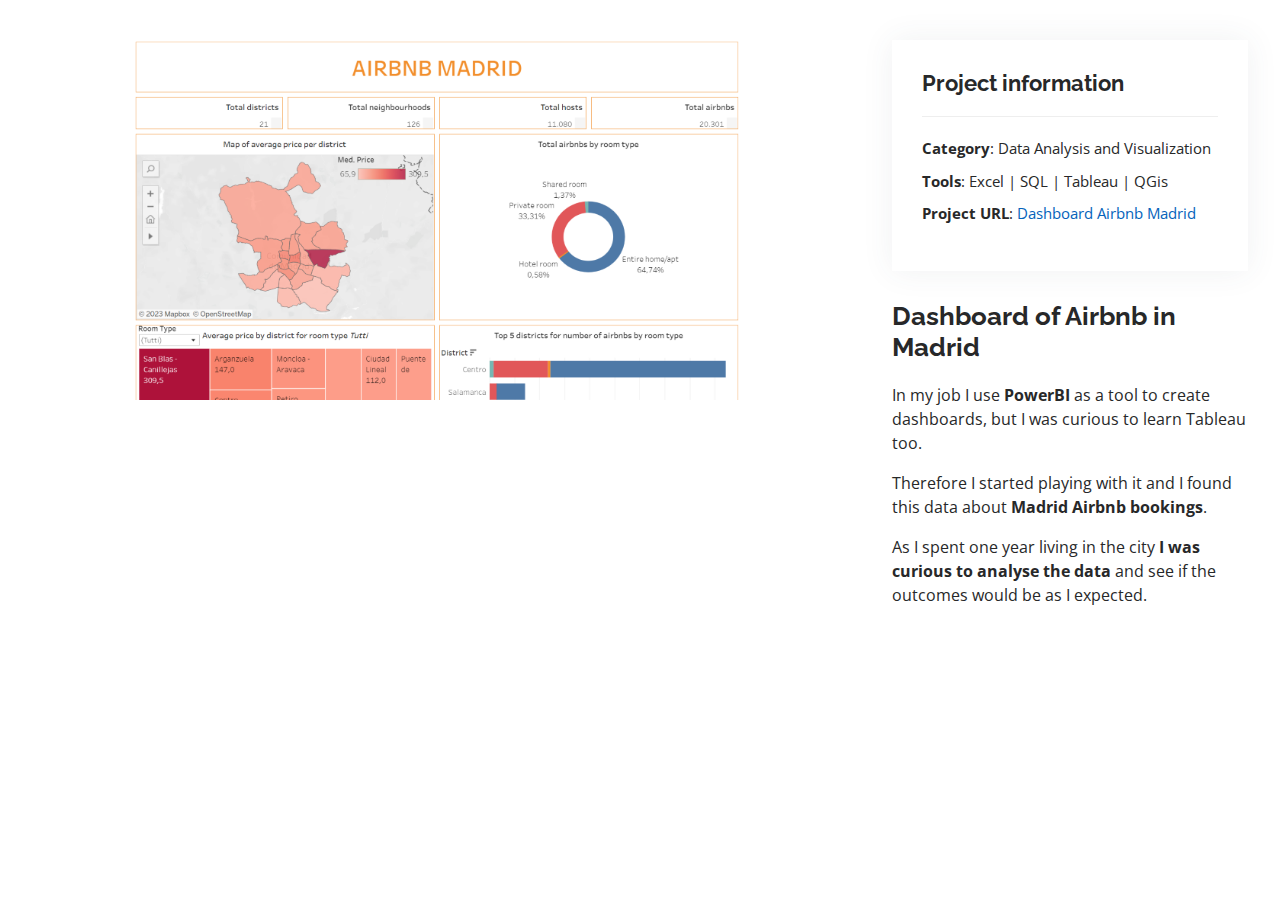
<file: details-tableau.html>
<!DOCTYPE html>
<html lang="en">

<head>
  <meta charset="utf-8">
  <meta content="width=device-width, initial-scale=1.0" name="viewport">

  <title>Portfolio Details - Personal Bootstrap Template</title>
  <meta content="" name="description">
  <meta content="" name="keywords">

  <!-- Favicons -->
  <link href="assets/img/favicon.png" rel="icon">
  <link href="assets/img/apple-touch-icon.png" rel="apple-touch-icon">

  <!-- Google Fonts -->
  <link href="https://fonts.googleapis.com/css?family=Open+Sans:300,300i,400,400i,600,600i,700,700i|Raleway:300,300i,400,400i,500,500i,600,600i,700,700i|Poppins:300,300i,400,400i,500,500i,600,600i,700,700i" rel="stylesheet">

  <!-- Vendor CSS Files -->
  <link href="assets/vendor/aos/aos.css" rel="stylesheet">
  <link href="assets/vendor/bootstrap/css/bootstrap.min.css" rel="stylesheet">
  <link href="assets/vendor/bootstrap-icons/bootstrap-icons.css" rel="stylesheet">
  <link href="assets/vendor/boxicons/css/boxicons.min.css" rel="stylesheet">
  <link href="assets/vendor/glightbox/css/glightbox.min.css" rel="stylesheet">
  <link href="assets/vendor/swiper/swiper-bundle.min.css" rel="stylesheet">

  <!-- Template Main CSS File -->
  <link href="assets/css/style.css" rel="stylesheet">

  <!-- =======================================================
  * Template Name: MyResume
  * Updated: Mar 10 2023 with Bootstrap v5.2.3
  * Template URL: https://bootstrapmade.com/free-html-bootstrap-template-my-resume/
  * Author: BootstrapMade.com
  * License: https://bootstrapmade.com/license/
  ======================================================== -->
</head>

<body>

  <main id="main">

    <!-- ======= Portfolio Details Section ======= -->
    <section id="portfolio-details" class="portfolio-details">
      <div class="container">
        <div class="row gy-4">
          <div class="col-lg-8">
            <div class="elementor-widget-container">
              <img src="assets/img/portfolio/tableau.png" alt="Dashboard Airbnb Madrid" width="610" height="360">
            </div>
          </div>
                  
          <div class="col-lg-4">
            <div class="portfolio-info">
              <h3>Project information</h3>
              <ul>
                <li><strong>Category</strong>: Data Analysis and Visualization</li>
                <li><strong>Tools</strong>: Excel | SQL | Tableau | QGis</li>
                <li><strong>Project URL</strong>: <a href="https://public.tableau.com/views/AirbnbMadrid_16848430028750/Dashboard1?:language=it-IT&:display_count=n&:origin=viz_share_link" target="_blank">Dashboard Airbnb Madrid</a></li>
              </ul>
            </div>
            <div class="portfolio-description">
              <h2>Dashboard of Airbnb in Madrid</h2>
              <p>In my job I use <strong>PowerBI</strong> as a tool to create dashboards, but I was curious to learn Tableau too.</p>
              <p>Therefore I started playing with it and I found this data about <strong>Madrid Airbnb bookings</strong>.</p>
              <p>As I spent one year living in the city <strong>I was curious to analyse the data</strong> and see if the outcomes would be as I expected.</p>
            </div>
          </div>

        </div>

      </div>
    </section><!-- End Portfolio Details Section -->

  </main><!-- End #main -->

  <div id="preloader"></div>
  <a href="#" class="back-to-top d-flex align-items-center justify-content-center"><i class="bi bi-arrow-up-short"></i></a>

  <!-- Vendor JS Files -->
  <script src="assets/vendor/purecounter/purecounter_vanilla.js"></script>
  <script src="assets/vendor/aos/aos.js"></script>
  <script src="assets/vendor/bootstrap/js/bootstrap.bundle.min.js"></script>
  <script src="assets/vendor/glightbox/js/glightbox.min.js"></script>
  <script src="assets/vendor/isotope-layout/isotope.pkgd.min.js"></script>
  <script src="assets/vendor/swiper/swiper-bundle.min.js"></script>
  <script src="assets/vendor/typed.js/typed.min.js"></script>
  <script src="assets/vendor/waypoints/noframework.waypoints.js"></script>
  <script src="assets/vendor/php-email-form/validate.js"></script>

  <!-- Template Main JS File -->
  <script src="assets/js/main.js"></script>

</body>

</html>
</file>
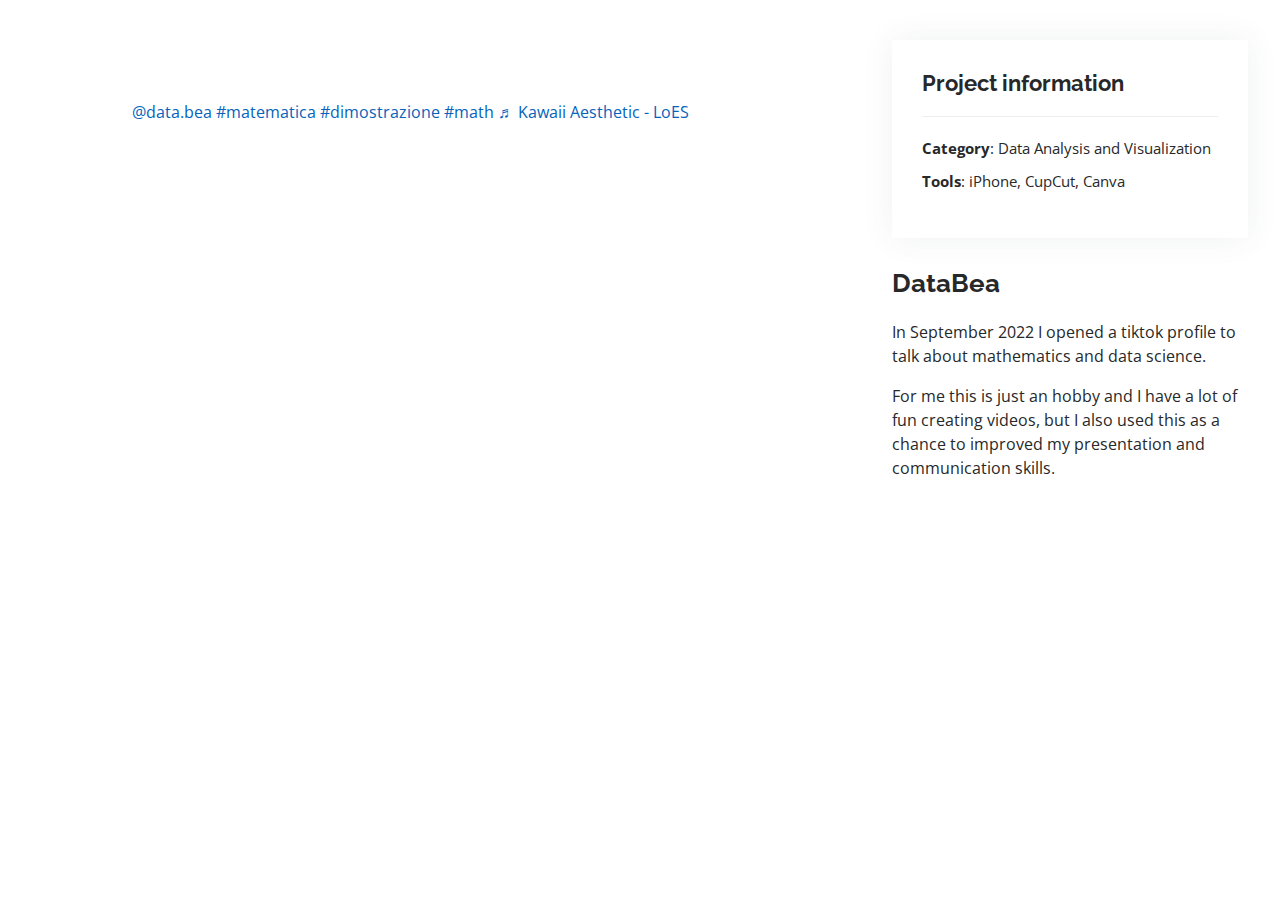
<file: details-tiktok.html>
<!DOCTYPE html>
<html lang="en">

<head>
  <meta charset="utf-8">
  <meta content="width=device-width, initial-scale=1.0" name="viewport">

  <title>Portfolio Details - Personal Bootstrap Template</title>
  <meta content="" name="description">
  <meta content="" name="keywords">

  <!-- Favicons -->
  <link href="assets/img/favicon.png" rel="icon">
  <link href="assets/img/apple-touch-icon.png" rel="apple-touch-icon">

  <!-- Google Fonts -->
  <link href="https://fonts.googleapis.com/css?family=Open+Sans:300,300i,400,400i,600,600i,700,700i|Raleway:300,300i,400,400i,500,500i,600,600i,700,700i|Poppins:300,300i,400,400i,500,500i,600,600i,700,700i" rel="stylesheet">

  <!-- Vendor CSS Files -->
  <link href="assets/vendor/aos/aos.css" rel="stylesheet">
  <link href="assets/vendor/bootstrap/css/bootstrap.min.css" rel="stylesheet">
  <link href="assets/vendor/bootstrap-icons/bootstrap-icons.css" rel="stylesheet">
  <link href="assets/vendor/boxicons/css/boxicons.min.css" rel="stylesheet">
  <link href="assets/vendor/glightbox/css/glightbox.min.css" rel="stylesheet">
  <link href="assets/vendor/swiper/swiper-bundle.min.css" rel="stylesheet">

  <!-- Template Main CSS File -->
  <link href="assets/css/style.css" rel="stylesheet">

  <!-- =======================================================
  * Template Name: MyResume
  * Updated: Mar 10 2023 with Bootstrap v5.2.3
  * Template URL: https://bootstrapmade.com/free-html-bootstrap-template-my-resume/
  * Author: BootstrapMade.com
  * License: https://bootstrapmade.com/license/
  ======================================================== -->
</head>

<body>

  <main id="main">

    <!-- ======= Portfolio Details Section ======= -->
    <section id="portfolio-details" class="portfolio-details">
      <div class="container">
        <div class="row gy-4">        
          <div class="col-lg-8">
            <blockquote class="tiktok-embed" cite="https://www.tiktok.com/@data.bea/video/7209278354783096069" data-video-id="7209278354783096069" style="max-width: 605px;min-width: 325px;" > 
              <section> 
                <a target="_blank" title="@data.bea" href="https://www.tiktok.com/@data.bea?refer=embed">@data.bea</a>
                <a title="matematica" target="_blank" href="https://www.tiktok.com/tag/matematica?refer=embed">#matematica</a>
                <a title="dimostrazione" target="_blank" href="https://www.tiktok.com/tag/dimostrazione?refer=embed">#dimostrazione</a> 
                <a title="math" target="_blank" href="https://www.tiktok.com/tag/math?refer=embed">#math</a> 
                <a target="_blank" title="♬ Kawaii Aesthetic - LoES" href="https://www.tiktok.com/music/Kawaii-Aesthetic-7136056894392633346?refer=embed">♬ Kawaii Aesthetic - LoES</a> 
              </section> </blockquote> 
              <script async src="https://www.tiktok.com/embed.js"></script>
            </div>
            <!--<div class="portfolio-details-slider swiper">
              <div class="swiper-wrapper align-items-center">

                <div class="swiper-slide">
                  <img src="assets/img/portfolio/portfolio-details-1.jpg" alt="">
                </div>

                <div class="swiper-slide">
                  <img src="assets/img/portfolio/portfolio-details-2.jpg" alt="">
                </div>

                <div class="swiper-slide">
                  <img src="assets/img/portfolio/portfolio-details-3.jpg" alt="">
                </div>

              </div>
              <div class="swiper-pagination"></div>
            </div>-->
          
          <div class="col-lg-4">
            <div class="portfolio-info">
              <h3>Project information</h3>
              <ul>
                <li><strong>Category</strong>: Data Analysis and Visualization</li>
                <li><strong>Tools</strong>: iPhone, CupCut, Canva</li>
              </ul>
            </div>
            <div class="portfolio-description">
              <h2>DataBea</h2>
              <p>In September 2022 I opened a tiktok profile to talk about mathematics and data science.</p>
              <p>For me this is just an hobby and I have a lot of fun creating videos, but I also used this as a chance to improved my presentation and communication skills.</p>
            </div>
          </div>

        </div>

      </div>
    </section><!-- End Portfolio Details Section -->

  </main><!-- End #main -->

  <div id="preloader"></div>
  <a href="#" class="back-to-top d-flex align-items-center justify-content-center"><i class="bi bi-arrow-up-short"></i></a>

  <!-- Vendor JS Files -->
  <script src="assets/vendor/purecounter/purecounter_vanilla.js"></script>
  <script src="assets/vendor/aos/aos.js"></script>
  <script src="assets/vendor/bootstrap/js/bootstrap.bundle.min.js"></script>
  <script src="assets/vendor/glightbox/js/glightbox.min.js"></script>
  <script src="assets/vendor/isotope-layout/isotope.pkgd.min.js"></script>
  <script src="assets/vendor/swiper/swiper-bundle.min.js"></script>
  <script src="assets/vendor/typed.js/typed.min.js"></script>
  <script src="assets/vendor/waypoints/noframework.waypoints.js"></script>
  <script src="assets/vendor/php-email-form/validate.js"></script>

  <!-- Template Main JS File -->
  <script src="assets/js/main.js"></script>

</body>

</html>
</file>
<file: assets/css/style.css>
/**
* Template Name: MyResume
* Updated: Mar 10 2023 with Bootstrap v5.2.3
* Template URL: https://bootstrapmade.com/free-html-bootstrap-template-my-resume/
* Author: BootstrapMade.com
* License: https://bootstrapmade.com/license/
*/

/*--------------------------------------------------------------
# General
--------------------------------------------------------------*/
body {
  font-family: "Open Sans", sans-serif;
  color: #272829;
}

a {
  color: #0563bb;
  text-decoration: none;
}

a:hover {
  color: #067ded;
  text-decoration: none;
}

h1,
h2,
h3,
h4,
h5,
h6 {
  font-family: "Raleway", sans-serif;
}

/*--------------------------------------------------------------
# Back to top button
--------------------------------------------------------------*/
.back-to-top {
  position: fixed;
  visibility: hidden;
  opacity: 0;
  right: 15px;
  bottom: 15px;
  z-index: 996;
  background: #0563bb;
  width: 40px;
  height: 40px;
  border-radius: 50px;
  transition: all 0.4s;
}

.back-to-top i {
  font-size: 28px;
  color: #fff;
  line-height: 0;
}

.back-to-top:hover {
  background: #0678e3;
  color: #fff;
}

.back-to-top.active {
  visibility: visible;
  opacity: 1;
}

/*--------------------------------------------------------------
# Preloader
--------------------------------------------------------------*/
#preloader {
  position: fixed;
  top: 0;
  left: 0;
  right: 0;
  bottom: 0;
  z-index: 9999;
  overflow: hidden;
  background: #fff;
}

#preloader:before {
  content: "";
  position: fixed;
  top: calc(50% - 30px);
  left: calc(50% - 30px);
  border: 6px solid #0563bb;
  border-top-color: #fff;
  border-bottom-color: #fff;
  border-radius: 50%;
  width: 60px;
  height: 60px;
  animation: animate-preloader 1s linear infinite;
}

@keyframes animate-preloader {
  0% {
    transform: rotate(0deg);
  }

  100% {
    transform: rotate(360deg);
  }
}

/*--------------------------------------------------------------
# Disable aos animation delay on mobile devices
--------------------------------------------------------------*/
@media screen and (max-width: 768px) {
  [data-aos-delay] {
    transition-delay: 0 !important;
  }
}

/*--------------------------------------------------------------
# Header
--------------------------------------------------------------*/
#header {
  position: fixed;
  top: 0;
  left: 0;
  bottom: 0;
  z-index: 9997;
  transition: all 0.5s;
  padding: 15px;
  overflow-y: auto;
}

@media (max-width: 991px) {
  #header {
    width: 300px;
    background: #fff;
    border-right: 1px solid #e6e9ec;
    left: -300px;
  }
}

@media (min-width: 991px) {
  #main {
    margin-left: 100px;
  }
}

/*--------------------------------------------------------------
# Navigation Menu
--------------------------------------------------------------*/
/**
* Desktop Navigation 
*/
.nav-menu {
  padding: 0;
  display: block;
}

.nav-menu * {
  margin: 0;
  padding: 0;
  list-style: none;
}

.nav-menu>ul>li {
  position: relative;
  white-space: nowrap;
}

.nav-menu a,
.nav-menu a:focus {
  display: flex;
  align-items: center;
  color: #45505b;
  padding: 10px 18px;
  margin-bottom: 8px;
  transition: 0.3s;
  font-size: 15px;
  border-radius: 50px;
  background: #f2f3f5;
  height: 56px;
  width: 100%;
  overflow: hidden;
  transition: 0.3s;
}

.nav-menu a i,
.nav-menu a:focus i {
  font-size: 20px;
}

.nav-menu a span,
.nav-menu a:focus span {
  padding: 0 5px 0 7px;
  color: #45505b;
}

@media (min-width: 992px) {

  .nav-menu a,
  .nav-menu a:focus {
    width: 56px;
  }

  .nav-menu a span,
  .nav-menu a:focus span {
    display: none;
    color: #fff;
  }
}

.nav-menu a:hover,
.nav-menu .active,
.nav-menu .active:focus,
.nav-menu li:hover>a {
  color: #000000;
  background: #f1d81a;
}

.nav-menu a:hover span,
.nav-menu .active span,
.nav-menu .active:focus span,
.nav-menu li:hover>a span {
  color: #000000;
}

.nav-menu a:hover,
.nav-menu li:hover>a {
  width: 100%;
  color: #000000;
}

.nav-menu a:hover span,
.nav-menu li:hover>a span {
  display: block;
}

/**
* Mobile Navigation 
*/
.mobile-nav-toggle {
  position: fixed;
  right: 10px;
  top: 10px;
  z-index: 9998;
  border: 0;
  background: none;
  font-size: 28px;
  transition: all 0.4s;
  outline: none !important;
  line-height: 0;
  cursor: pointer;
  border-radius: 50px;
  padding: 5px;
}

.mobile-nav-toggle i {
  color: #45505b;
}

.mobile-nav-active {
  overflow: hidden;
}

.mobile-nav-active #header {
  left: 0;
}

.mobile-nav-active .mobile-nav-toggle {
  color: #fff;
  background-color: #fffb7d;
}

/*--------------------------------------------------------------
# Hero Section
--------------------------------------------------------------*/
#hero {
  width: 100%;
  height: 100vh;
  background: url("../img/sfondo-keith.jpg") top right no-repeat;
  background-size: cover;
  position: relative;
}

@media (min-width: 992px) {
  #hero {
    padding-left: 160px;
  }
}

#hero:before {
  content: "";
  background: rgba(0, 0, 0, 0.409);
  position: absolute;
  bottom: 0;
  top: 0;
  left: 0;
  right: 0;
}

#hero h1 {
  margin: 0;
  font-size: 70px;
  font-weight: 700;
  line-height: 56px;
  color: #ffffff;
}

#hero p {
  color: #ffffff;
  margin: 15px 0 0 0;
  font-size: 30px;
  font-family: "Poppins", sans-serif;
}

#hero p span {
  color: #f1d81a;
  letter-spacing: 1px;
}

#hero .social-links {
  margin-top: 30px;
}

#hero .social-links a {
  font-size: 24px;
  display: inline-block;
  color: #ffffff;
  line-height: 1;
  margin-right: 20px;
  transition: 0.3s;
}

#hero .social-links a:hover {
  color: #f1d81a;
}

@media (max-width: 992px) {
  #hero {
    text-align: center;
  }

  #hero h1 {
    font-size: 32px;
    line-height: 36px;
  }

  #hero p {
    margin-top: 10px;
    font-size: 20px;
    line-height: 24px;
  }
}

/*--------------------------------------------------------------
# Sections General
--------------------------------------------------------------*/
section {
  padding: 60px 0;
  overflow: hidden;
}

.section-title {
  text-align: center;
  padding-bottom: 30px;
}

.section-title h2 {
  font-size: 32px;
  font-weight: bold;
  text-transform: uppercase;
  margin-bottom: 20px;
  padding-bottom: 20px;
  position: relative;
  color: #45505b;
}

.section-title h2::before {
  content: "";
  position: absolute;
  display: block;
  width: 120px;
  height: 1px;
  background: #ddd;
  bottom: 1px;
  left: calc(50% - 60px);
}

.section-title h2::after {
  content: "";
  position: absolute;
  display: block;
  width: 40px;
  height: 3px;
  background: #f1d81a;
  bottom: 0;
  left: calc(50% - 20px);
}

.section-title p {
  margin-bottom: 0;
}

/*--------------------------------------------------------------
# About
--------------------------------------------------------------*/
.about .content h3 {
  font-weight: 700;
  font-size: 26px;
  color: #728394;
}

.about .content ul {
  list-style: none;
  padding: 0;
}

.about .content ul li {
  margin-bottom: 20px;
  display: flex;
  align-items: center;
}

.about .content ul strong {
  margin-right: 10px;
}

.about .content ul i {
  font-size: 16px;
  margin-right: 5px;
  color: #f1d81a;
  line-height: 0;
}

.about .content p:last-child {
  margin-bottom: 0;
}

/*--------------------------------------------------------------
# Facts
--------------------------------------------------------------*/
.facts .count-box {
  padding: 30px 30px 25px 30px;
  margin-top: 30px;
  width: 100%;
  position: relative;
  text-align: center;
  background: #fff;
}

.facts .count-box i {
  position: absolute;
  top: -25px;
  left: 50%;
  transform: translateX(-50%);
  font-size: 24px;
  background: #f1d81a;
  color: #fff;
  border-radius: 50px;
  display: inline-flex;
  align-items: center;
  justify-content: center;
  width: 48px;
  height: 48px;
}

.facts .count-box span {
  font-size: 36px;
  display: block;
  font-weight: 600;
  color: #011426;
}

.facts .count-box p {
  padding: 0;
  margin: 0;
  font-family: "Raleway", sans-serif;
  font-size: 14px;
}

/*--------------------------------------------------------------
# Akills
--------------------------------------------------------------*/
.skills .progress {
  height: 60px;
  display: block;
  background: none;
  border-radius: 0;
}

.skills .progress .skill {
  padding: 10px 0;
  margin: 0;
  text-transform: uppercase;
  display: block;
  font-weight: 600;
  font-family: "Poppins", sans-serif;
  color: #45505b;
}

.skills .progress .skill .val {
  float: right;
  font-style: normal;
}

.skills .progress-bar-wrap {
  background: #f2f3f5;
}

.skills .progress-bar {
  width: 1px;
  height: 10px;
  transition: 0.9s;
  background-color: #f1d81a;
}

/*--------------------------------------------------------------
# Resume
--------------------------------------------------------------*/
.resume .resume-title {
  font-size: 26px;
  font-weight: 700;
  margin-top: 20px;
  margin-bottom: 20px;
  color: #45505b;
}

.resume .resume-item {
  padding: 0 0 20px 20px;
  margin-top: -2px;
  border-left: 2px solid #f1d81a;
  position: relative;
}

.resume .resume-item h4 {
  line-height: 18px;
  font-size: 18px;
  font-weight: 600;
  text-transform: uppercase;
  font-family: "Poppins", sans-serif;
  color: #f1d81a;
  margin-bottom: 10px;
}

.resume .resume-item h5 {
  font-size: 16px;
  background: #f7f8f9;
  padding: 5px 15px;
  display: inline-block;
  font-weight: 600;
  margin-bottom: 10px;
}

.resume .resume-item ul {
  padding-left: 20px;
}

.resume .resume-item ul li {
  padding-bottom: 10px;
}

.resume .resume-item:last-child {
  padding-bottom: 0;
}

.resume .resume-item::before {
  content: "";
  position: absolute;
  width: 16px;
  height: 16px;
  border-radius: 50px;
  left: -9px;
  top: 0;
  background: #fff;
  border: 2px solid #f1d81a;
}

/*--------------------------------------------------------------
# Portfolio
--------------------------------------------------------------*/
.portfolio .portfolio-item {
  margin-bottom: 30px;
}

.portfolio #portfolio-flters {
  padding: 0;
  margin: 0 auto 25px auto;
  list-style: none;
  text-align: center;
  background: #fff;
  border-radius: 50px;
  padding: 2px 15px;
}

.portfolio #portfolio-flters li {
  cursor: pointer;
  display: inline-block;
  padding: 10px 15px;
  font-size: 14px;
  font-weight: 600;
  line-height: 1;
  text-transform: uppercase;
  color: #272829;
  margin-bottom: 5px;
  transition: all 0.3s ease-in-out;
}

.portfolio #portfolio-flters li:hover,
.portfolio #portfolio-flters li.filter-active {
  color: #f1d81a;
}

.portfolio #portfolio-flters li:last-child {
  margin-right: 0;
}

.portfolio .portfolio-wrap {
  transition: 0.3s;
  position: relative;
  overflow: hidden;
  z-index: 1;
  background: rgba(69, 80, 91, 0.8);
}

.portfolio .portfolio-wrap::before {
  content: "";
  background: rgba(255, 255, 255, 0.7);
  position: absolute;
  left: 30px;
  right: 30px;
  top: 30px;
  bottom: 30px;
  transition: all ease-in-out 0.3s;
  z-index: 2;
  opacity: 0;
}

.portfolio .portfolio-wrap .portfolio-info {
  opacity: 0;
  position: absolute;
  top: 0;
  left: 0;
  right: 0;
  bottom: 0;
  text-align: center;
  z-index: 3;
  transition: all ease-in-out 0.3s;
  display: flex;
  flex-direction: column;
  justify-content: center;
  align-items: center;
}

.portfolio .portfolio-wrap .portfolio-info::before {
  display: block;
  content: "";
  width: 48px;
  height: 48px;
  position: absolute;
  top: 35px;
  left: 35px;
  border-top: 3px solid #d7dce1;
  border-left: 3px solid #d7dce1;
  transition: all 0.5s ease 0s;
  z-index: 9994;
}

.portfolio .portfolio-wrap .portfolio-info::after {
  display: block;
  content: "";
  width: 48px;
  height: 48px;
  position: absolute;
  bottom: 35px;
  right: 35px;
  border-bottom: 3px solid #d7dce1;
  border-right: 3px solid #d7dce1;
  transition: all 0.5s ease 0s;
  z-index: 9994;
}

.portfolio .portfolio-wrap .portfolio-info h4 {
  font-size: 20px;
  color: #45505b;
  font-weight: 600;
}

.portfolio .portfolio-wrap .portfolio-info p {
  color: #45505b;
  font-size: 14px;
  text-transform: uppercase;
  padding: 0;
  margin: 0;
}

.portfolio .portfolio-wrap .portfolio-links {
  text-align: center;
  z-index: 4;
}

.portfolio .portfolio-wrap .portfolio-links a {
  color: #45505b;
  margin: 0 2px;
  font-size: 28px;
  display: inline-block;
  transition: 0.3s;
}

.portfolio .portfolio-wrap .portfolio-links a:hover {
  color: #f1d81a;
}

.portfolio .portfolio-wrap:hover::before {
  top: 0;
  left: 0;
  right: 0;
  bottom: 0;
  opacity: 1;
}

.portfolio .portfolio-wrap:hover .portfolio-info {
  opacity: 1;
}

.portfolio .portfolio-wrap:hover .portfolio-info::before {
  top: 15px;
  left: 15px;
}

.portfolio .portfolio-wrap:hover .portfolio-info::after {
  bottom: 15px;
  right: 15px;
}

/*--------------------------------------------------------------
# Portfolio Details
--------------------------------------------------------------*/
.portfolio-details {
  padding-top: 40px;
}

.portfolio-details .portfolio-details-slider img {
  width: 100%;
}

.portfolio-details .portfolio-details-slider .swiper-pagination {
  margin-top: 20px;
  position: relative;
}

.portfolio-details .portfolio-details-slider .swiper-pagination .swiper-pagination-bullet {
  width: 12px;
  height: 12px;
  background-color: #fff;
  opacity: 1;
  border: 1px solid #f1d81a;
}

.portfolio-details .portfolio-details-slider .swiper-pagination .swiper-pagination-bullet-active {
  background-color: #f1d81a;
}

.portfolio-details .portfolio-info {
  padding: 30px;
  box-shadow: 0px 0 30px rgba(69, 80, 91, 0.08);
}

.portfolio-details .portfolio-info h3 {
  font-size: 22px;
  font-weight: 700;
  margin-bottom: 20px;
  padding-bottom: 20px;
  border-bottom: 1px solid #eee;
}

.portfolio-details .portfolio-info ul {
  list-style: none;
  padding: 0;
  font-size: 15px;
}

.portfolio-details .portfolio-info ul li+li {
  margin-top: 10px;
}

.portfolio-details .portfolio-description {
  padding-top: 30px;
}

.portfolio-details .portfolio-description h2 {
  font-size: 26px;
  font-weight: 700;
  margin-bottom: 20px;
}

.portfolio-details .portfolio-description p {
  padding: 0;
}

/*--------------------------------------------------------------
# Services
--------------------------------------------------------------*/
.services .icon-box {
  text-align: center;
  padding: 70px 20px 80px 20px;
  transition: all ease-in-out 0.3s;
  background: #fff;
  box-shadow: 0px 5px 90px 0px rgba(110, 123, 131, 0.05);
}

.services .icon-box .icon {
  margin: 0 auto;
  width: 100px;
  height: 100px;
  display: flex;
  align-items: center;
  justify-content: center;
  transition: ease-in-out 0.3s;
  position: relative;
}

.services .icon-box .icon i {
  font-size: 36px;
  transition: 0.5s;
  position: relative;
}

.services .icon-box .icon svg {
  position: absolute;
  top: 0;
  left: 0;
}

.services .icon-box .icon svg path {
  transition: 0.5s;
  fill: #f5f5f5;
}

.services .icon-box h4 {
  font-weight: 600;
  margin: 10px 0 15px 0;
  font-size: 22px;
}

.services .icon-box h4 a {
  color: #45505b;
  transition: ease-in-out 0.3s;
}

.services .icon-box p {
  line-height: 24px;
  font-size: 14px;
  margin-bottom: 0;
}

.services .icon-box:hover {
  border-color: #fff;
  box-shadow: 0px 0 35px 0 rgba(0, 0, 0, 0.08);
}

.services .iconbox-blue i {
  color: #47aeff;
}

.services .iconbox-blue:hover .icon i {
  color: #fff;
}

.services .iconbox-blue:hover .icon path {
  fill: #47aeff;
}

.services .iconbox-orange i {
  color: #ffa76e;
}

.services .iconbox-orange:hover .icon i {
  color: #fff;
}

.services .iconbox-orange:hover .icon path {
  fill: #ffa76e;
}

.services .iconbox-pink i {
  color: #e80368;
}

.services .iconbox-pink:hover .icon i {
  color: #fff;
}

.services .iconbox-pink:hover .icon path {
  fill: #e80368;
}

.services .iconbox-yellow i {
  color: #ffbb2c;
}

.services .iconbox-yellow:hover .icon i {
  color: #fff;
}

.services .iconbox-yellow:hover .icon path {
  fill: #ffbb2c;
}

.services .iconbox-red i {
  color: #ff5828;
}

.services .iconbox-red:hover .icon i {
  color: #fff;
}

.services .iconbox-red:hover .icon path {
  fill: #ff5828;
}

.services .iconbox-teal i {
  color: #11dbcf;
}

.services .iconbox-teal:hover .icon i {
  color: #fff;
}

.services .iconbox-teal:hover .icon path {
  fill: #11dbcf;
}

/*--------------------------------------------------------------
# Testimonials
--------------------------------------------------------------*/
.testimonials .section-header {
  margin-bottom: 40px;
}

.testimonials .testimonials-carousel,
.testimonials .testimonials-slider {
  overflow: hidden;
}

.testimonials .testimonial-item {
  text-align: center;
}

.testimonials .testimonial-item .testimonial-img {
  width: 120px;
  border-radius: 50%;
  border: 4px solid #fff;
  margin: 0 auto;
}

.testimonials .testimonial-item h3 {
  font-size: 20px;
  font-weight: bold;
  margin: 10px 0 5px 0;
  color: #111;
}

.testimonials .testimonial-item h4 {
  font-size: 14px;
  color: #999;
  margin: 0 0 15px 0;
}

.testimonials .testimonial-item .quote-icon-left,
.testimonials .testimonial-item .quote-icon-right {
  color: #90c8fc;
  font-size: 26px;
}

.testimonials .testimonial-item .quote-icon-left {
  display: inline-block;
  left: -5px;
  position: relative;
}

.testimonials .testimonial-item .quote-icon-right {
  display: inline-block;
  right: -5px;
  position: relative;
  top: 10px;
}

.testimonials .testimonial-item p {
  font-style: italic;
  margin: 0 auto 15px auto;
}

.testimonials .swiper-pagination {
  margin-top: 20px;
  position: relative;
}

.testimonials .swiper-pagination .swiper-pagination-bullet {
  width: 12px;
  height: 12px;
  background-color: #fff;
  opacity: 1;
  border: 1px solid #f1d81a;
}

.testimonials .swiper-pagination .swiper-pagination-bullet-active {
  background-color: #f1d81a;
}

@media (min-width: 992px) {
  .testimonials .testimonial-item p {
    width: 80%;
  }
}

/*--------------------------------------------------------------
# Contact
--------------------------------------------------------------*/
.contact .info {
  width: 100%;
  background: #fff;
}

.contact .info i {
  font-size: 20px;
  color: #f1d81a;
  float: left;
  width: 44px;
  height: 44px;
  background: #eef7ff;
  display: flex;
  justify-content: center;
  align-items: center;
  border-radius: 50px;
  transition: all 0.3s ease-in-out;
}

.contact .info h4 {
  padding: 0 0 0 60px;
  font-size: 22px;
  font-weight: 600;
  margin-bottom: 5px;
  color: #45505b;
}

.contact .info p {
  padding: 0 0 0 60px;
  margin-bottom: 0;
  font-size: 14px;
  color: #728394;
}

.contact .info .email,
.contact .info .phone {
  margin-top: 40px;
}

.contact .info .email:hover i,
.contact .info .address:hover i,
.contact .info .phone:hover i {
  background: #f1d81a;
  color: #fff;
}

.contact .php-email-form {
  width: 100%;
  background: #fff;
}

.contact .php-email-form .form-group {
  padding-bottom: 8px;
}

.contact .php-email-form .error-message {
  display: none;
  color: #fff;
  background: #ed3c0d;
  text-align: left;
  padding: 15px;
  font-weight: 600;
}

.contact .php-email-form .error-message br+br {
  margin-top: 25px;
}

.contact .php-email-form .sent-message {
  display: none;
  color: #fff;
  background: #18d26e;
  text-align: center;
  padding: 15px;
  font-weight: 600;
}

.contact .php-email-form .loading {
  display: none;
  background: #fff;
  text-align: center;
  padding: 15px;
}

.contact .php-email-form .loading:before {
  content: "";
  display: inline-block;
  border-radius: 50%;
  width: 24px;
  height: 24px;
  margin: 0 10px -6px 0;
  border: 3px solid #18d26e;
  border-top-color: #eee;
  animation: animate-loading 1s linear infinite;
}

.contact .php-email-form input,
.contact .php-email-form textarea {
  border-radius: 4px;
  box-shadow: none;
  font-size: 14px;
}

.contact .php-email-form input {
  height: 44px;
}

.contact .php-email-form textarea {
  padding: 10px 12px;
}

.contact .php-email-form button[type=submit] {
  background: #f1d81a;
  border: 0;
  padding: 10px 35px;
  color: #fff;
  transition: 0.4s;
  border-radius: 50px;
}

.contact .php-email-form button[type=submit]:hover {
  background: #f1d81a;
}

@keyframes animate-loading {
  0% {
    transform: rotate(0deg);
  }

  100% {
    transform: rotate(360deg);
  }
}

/*--------------------------------------------------------------
# Footer
--------------------------------------------------------------*/
#footer {
  background: #f7f8f9;
  color: #45505b;
  font-size: 14px;
  text-align: center;
  padding: 30px 0;
}

#footer h3 {
  font-size: 36px;
  font-weight: 700;
  position: relative;
  font-family: "Poppins", sans-serif;
  padding: 0;
  margin: 0 0 15px 0;
}

#footer p {
  font-size: 15;
  font-style: italic;
  padding: 0;
  margin: 0 0 40px 0;
}

#footer .social-links {
  margin: 0 0 40px 0;
}

#footer .social-links a {
  font-size: 18px;
  display: inline-block;
  background: #f1d81a;
  color: #fff;
  line-height: 1;
  padding: 8px 0;
  margin-right: 4px;
  border-radius: 50%;
  text-align: center;
  width: 36px;
  height: 36px;
  transition: 0.3s;
}

#footer .social-links a:hover {
  background: #f1d81a;
  color: #fff;
  text-decoration: none;
}

#footer .copyright {
  margin: 0 0 5px 0;
}

#footer .credits {
  font-size: 13px;
}
</file>
